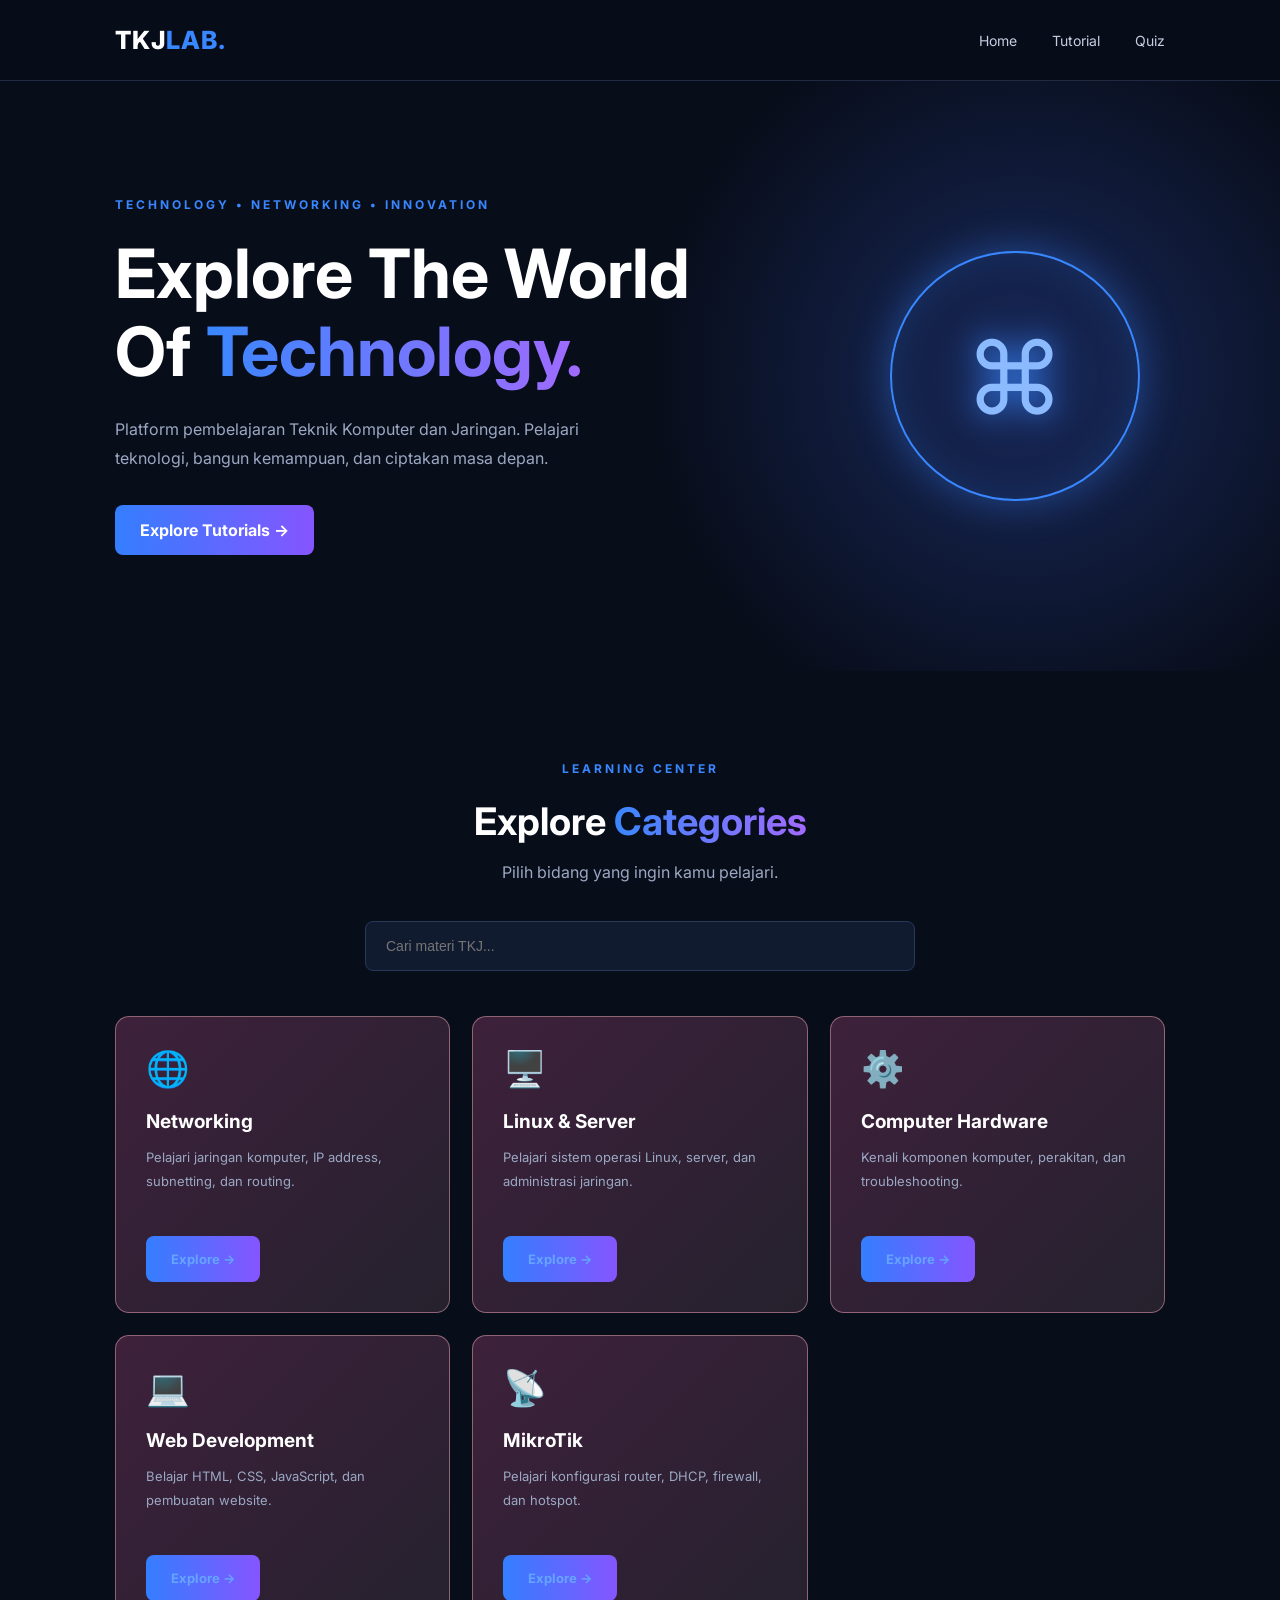
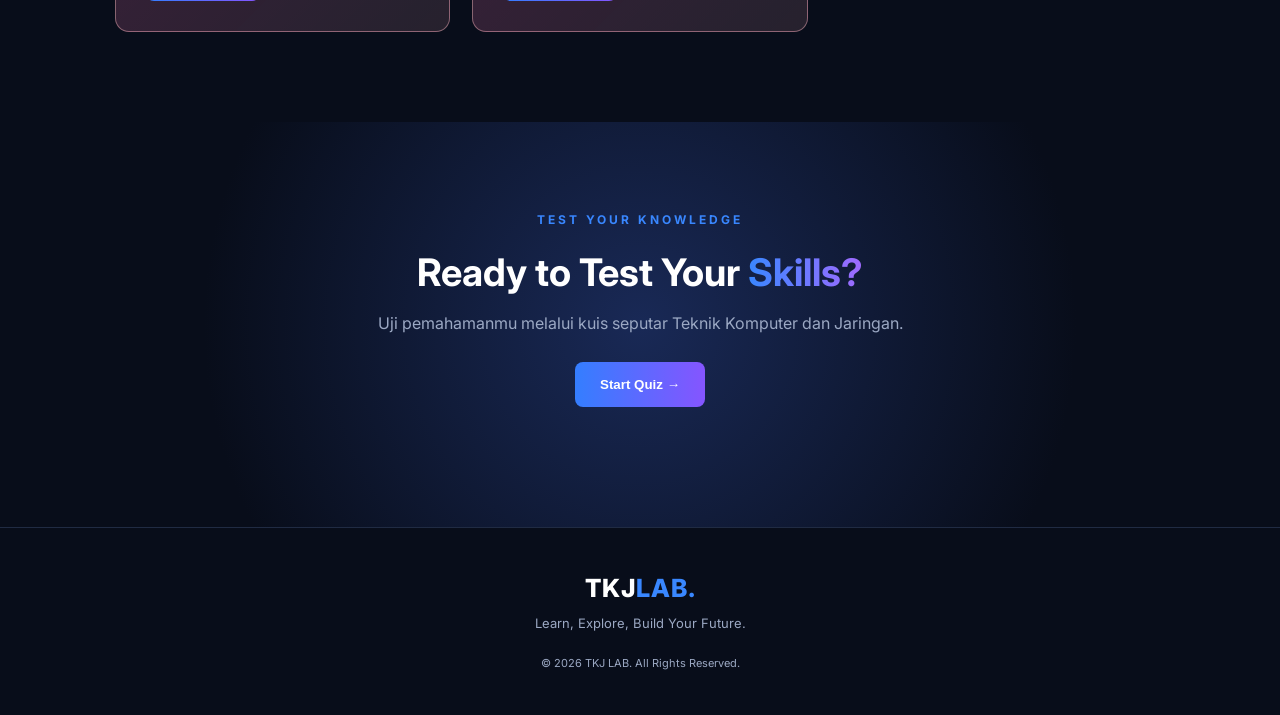
<file: index.html>
<!DOCTYPE html>
<html lang="id">
<head>
    <meta charset="UTF-8">
    <meta name="viewport" content="width=device-width, initial-scale=1.0">
    <title>TKJ LAB | Learning Platform</title>
    <link rel="stylesheet" href="style.css">
</head>
<body>

    <header class="navbar">
        <div class="logo">TKJ<span>LAB.</span></div>
        <nav>
            <a href="#home">Home</a>
            <a href="#materi">Tutorial</a>
            <a href="#quiz">Quiz</a>
        </nav>
    </header>

    <section class="hero" id="home">
        <div class="hero-content">
            <p class="tag">TECHNOLOGY • NETWORKING • INNOVATION</p>
            <h1>Explore The World<br>Of <span>Technology.</span></h1>
            <p class="description">
                Platform pembelajaran Teknik Komputer dan Jaringan.
                Pelajari teknologi, bangun kemampuan, dan ciptakan masa depan.
            </p>
            <a href="tutorial.html" class="btn">Explore Tutorials →</a>
        </div>

        <div class="hero-visual">
            <div class="circle"></div>
            <div class="hero-icon">⌘</div>
        </div>
    </section>

    <section class="materi" id="materi">
        <div class="section-heading">
            <p class="tag">LEARNING CENTER</p>
            <h2>Explore <span>Categories</span></h2>
            <p>Pilih bidang yang ingin kamu pelajari.</p>
        </div>

        <div class="search-box">
            <input
                type="text"
                id="searchInput"
                placeholder="Cari materi TKJ..."
            >
        </div>

        <div class="category-grid" id="categoryGrid">

            <div class="category-card" data-category="networking">
                <div class="card-icon">🌐</div>
                <h3>Networking</h3>
                <p>Pelajari jaringan komputer, IP address, subnetting, dan routing.</p>
                <a href="detail.html?materi=jaringan" class="btn">Explore →</a>
            </div>

            <div class="category-card" data-category="linux server">
                <div class="card-icon">🖥️</div>
                <h3>Linux & Server</h3>
                <p>Pelajari sistem operasi Linux, server, dan administrasi jaringan.</p>
                <a href="detail.html?materi=linux-server" class="btn">Explore →</a>
            </div>

            <div class="category-card" data-category="hardware">
                <div class="card-icon">⚙️</div>
                <h3>Computer Hardware</h3>
                <p>Kenali komponen komputer, perakitan, dan troubleshooting.</p>
                <a href="detail.html?materi=hardware" class="btn">Explore →</a>
            </div>

            <div class="category-card" data-category="web development">
                <div class="card-icon">💻</div>
                <h3>Web Development</h3>
                <p>Belajar HTML, CSS, JavaScript, dan pembuatan website.</p>
                <a href="detail.html?materi=web-development" class="btn">Explore →</a>
            </div>

            <div class="category-card" data-category="mikrotik">
                <div class="card-icon">📡</div>
                <h3>MikroTik</h3>
                <p>Pelajari konfigurasi router, DHCP, firewall, dan hotspot.</p>
                <a href="detail.html?materi=mikrotik" class="btn">Explore →</a>
            </div>

        </div>
    </section>

    <section class="quiz-section" id="quiz">
        <p class="tag">TEST YOUR KNOWLEDGE</p>
        <h2>Ready to Test Your <span>Skills?</span></h2>
        <p>Uji pemahamanmu melalui kuis seputar Teknik Komputer dan Jaringan.</p>
        <button class="btn" onclick="startQuiz()">Start Quiz →</button>
        <div id="quizArea"></div>
    </section>

    <footer>
        <div class="logo">TKJ<span>LAB.</span></div>
        <p>Learn, Explore, Build Your Future.</p>
        <p class="copyright">© 2026 TKJ LAB. All Rights Reserved.</p>
    </footer>

    <script src="script.js"></script>
</body>
</html>
</file>
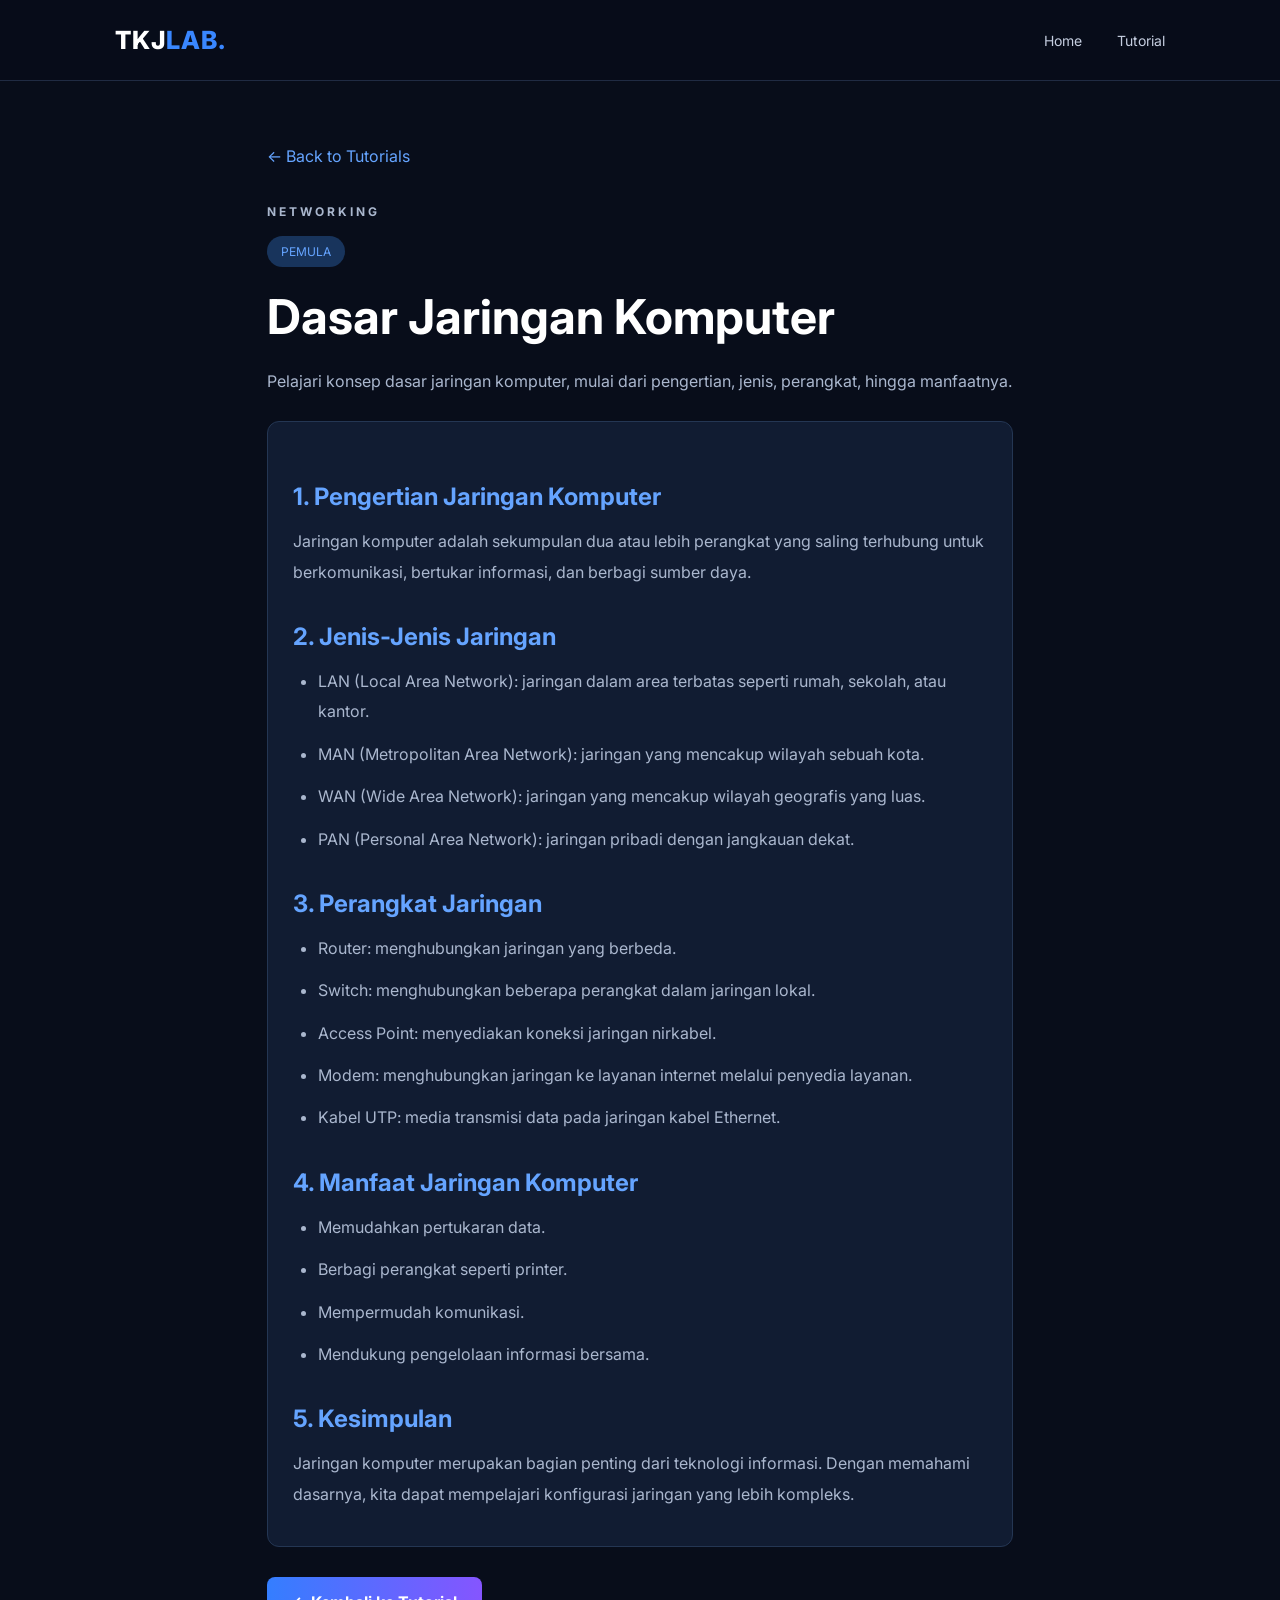
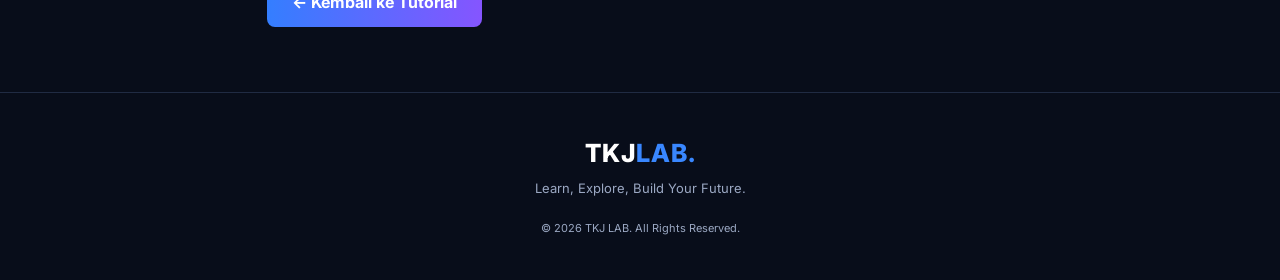
<file: detail.html>
<!DOCTYPE html>
<html lang="id">
<head>
    <meta charset="UTF-8">
    <meta name="viewport" content="width=device-width, initial-scale=1.0">
    <title>Detail Materi | TKJ LAB</title>
    <link rel="stylesheet" href="style.css">

    <style>
        .detail-container {
            max-width: 950px;
            margin: auto;
            padding: 65px 8%;
        }

        .detail-container h1 {
            font-size: clamp(32px, 5vw, 48px);
            margin: 20px 0;
        }

        .detail-container h2 {
            color: #65a4ff;
            margin: 35px 0 15px;
        }

        .detail-container p,
        .detail-container li {
            color: #aab7ce;
            line-height: 1.9;
            margin-bottom: 12px;
        }

        .detail-container ul {
            padding-left: 25px;
        }

        .material-box {
            background: #111c32;
            border: 1px solid #243653;
            border-radius: 12px;
            padding: 25px;
            margin-top: 25px;
        }

        .back-link {
            color: #65a4ff;
            text-decoration: none;
        }

        .level {
            display: inline-block;
            background: #18345c;
            color: #65a4ff;
            padding: 8px 14px;
            border-radius: 20px;
            font-size: 12px;
        }
    </style>
</head>

<body>

<header class="navbar">
    <div class="logo">TKJ<span>LAB.</span></div>
    <nav>
        <a href="index.html">Home</a>
        <a href="tutorial.html">Tutorial</a>
    </nav>
</header>

<main class="detail-container">
    <a href="tutorial.html" class="back-link">← Back to Tutorials</a>

    <p class="tag" id="category" style="margin-top:35px;">LEARNING CENTER</p>
    <span class="level">PEMULA</span>

    <h1 id="title">Memuat Materi...</h1>
    <p id="description"></p>

    <div class="material-box" id="content"></div>

    <a href="tutorial.html" class="btn" style="margin-top:30px;">
        ← Kembali ke Tutorial
    </a>
</main>

<footer>
    <div class="logo">TKJ<span>LAB.</span></div>
    <p>Learn, Explore, Build Your Future.</p>
    <p class="copyright">© 2026 TKJ LAB. All Rights Reserved.</p>
</footer>

<script>
    const materials = {
        "jaringan": {
            category: "NETWORKING",
            title: "Dasar Jaringan Komputer",
            description: "Pelajari konsep dasar jaringan komputer, mulai dari pengertian, jenis, perangkat, hingga manfaatnya.",
            sections: [
                {
                    title: "1. Pengertian Jaringan Komputer",
                    text: "Jaringan komputer adalah sekumpulan dua atau lebih perangkat yang saling terhubung untuk berkomunikasi, bertukar informasi, dan berbagi sumber daya."
                },
                {
                    title: "2. Jenis-Jenis Jaringan",
                    list: [
                        "LAN (Local Area Network): jaringan dalam area terbatas seperti rumah, sekolah, atau kantor.",
                        "MAN (Metropolitan Area Network): jaringan yang mencakup wilayah sebuah kota.",
                        "WAN (Wide Area Network): jaringan yang mencakup wilayah geografis yang luas.",
                        "PAN (Personal Area Network): jaringan pribadi dengan jangkauan dekat."
                    ]
                },
                {
                    title: "3. Perangkat Jaringan",
                    list: [
                        "Router: menghubungkan jaringan yang berbeda.",
                        "Switch: menghubungkan beberapa perangkat dalam jaringan lokal.",
                        "Access Point: menyediakan koneksi jaringan nirkabel.",
                        "Modem: menghubungkan jaringan ke layanan internet melalui penyedia layanan.",
                        "Kabel UTP: media transmisi data pada jaringan kabel Ethernet."
                    ]
                },
                {
                    title: "4. Manfaat Jaringan Komputer",
                    list: [
                        "Memudahkan pertukaran data.",
                        "Berbagi perangkat seperti printer.",
                        "Mempermudah komunikasi.",
                        "Mendukung pengelolaan informasi bersama."
                    ]
                },
                {
                    title: "5. Kesimpulan",
                    text: "Jaringan komputer merupakan bagian penting dari teknologi informasi. Dengan memahami dasarnya, kita dapat mempelajari konfigurasi jaringan yang lebih kompleks."
                }
            ]
        },

        "ip-address": {
            category: "NETWORKING",
            title: "IP Address",
            description: "Mengenal alamat IP dan perannya dalam komunikasi antarperangkat di jaringan.",
            sections: [
                {
                    title: "1. Pengertian IP Address",
                    text: "IP Address adalah alamat numerik yang digunakan untuk mengenali perangkat dalam jaringan dan membantu data sampai ke tujuan yang benar."
                },
                {
                    title: "2. IPv4 dan IPv6",
                    list: [
                        "IPv4 menggunakan alamat 32-bit, biasanya ditulis dalam empat angka yang dipisahkan titik, misalnya 192.168.1.10.",
                        "IPv6 menggunakan alamat 128-bit dan ditulis dalam kelompok angka heksadesimal yang dipisahkan tanda titik dua."
                    ]
                },
                {
                    title: "3. IP Address Privat dan Publik",
                    list: [
                        "IP privat digunakan di jaringan lokal, seperti jaringan rumah atau sekolah.",
                        "IP publik digunakan untuk komunikasi melalui jaringan internet dan biasanya diberikan oleh penyedia layanan."
                    ]
                },
                {
                    title: "4. Contoh Penggunaan",
                    text: "Pada jaringan lokal, sebuah komputer dapat menggunakan IP 192.168.1.10 dengan subnet mask 255.255.255.0. Perangkat lain dalam jaringan harus memiliki alamat yang sesuai dan tidak sama."
                }
            ]
        },

        "subnetting": {
            category: "NETWORKING",
            title: "Subnetting",
            description: "Belajar membagi jaringan IP menjadi beberapa jaringan yang lebih kecil.",
            sections: [
                {
                    title: "1. Pengertian Subnetting",
                    text: "Subnetting adalah proses membagi satu jaringan IP menjadi beberapa jaringan yang lebih kecil. Tujuannya agar pengelolaan alamat IP lebih teratur dan penggunaan alamat lebih efisien."
                },
                {
                    title: "2. Subnet Mask dan Prefix",
                    text: "Subnet mask menentukan bagian alamat IP yang menunjukkan jaringan dan bagian yang menunjukkan perangkat. Prefix ditulis menggunakan tanda garis miring, misalnya /24."
                },
                {
                    title: "3. Istilah Penting",
                    list: [
                        "Network address: alamat untuk mengidentifikasi jaringan.",
                        "Usable IP: alamat yang dapat diberikan kepada perangkat.",
                        "Broadcast address: alamat untuk mengirim data ke seluruh perangkat dalam subnet IPv4.",
                        "Subnet mask: penanda bagian jaringan dan bagian host."
                    ]
                },
                {
                    title: "4. Contoh",
                    text: "Alamat 192.168.1.10/24 menggunakan subnet mask 255.255.255.0. Jaringannya adalah 192.168.1.0 dan rentang IP perangkat yang dapat digunakan adalah 192.168.1.1 sampai 192.168.1.254."
                }
            ]
        },

        "linux-server": {
            category: "LINUX & SERVER",
            title: "Linux Server",
            description: "Mengenal sistem operasi Linux dan fungsi server dalam jaringan.",
            sections: [
                {
                    title: "1. Pengertian Linux",
                    text: "Linux adalah sistem operasi berbasis kernel Linux. Linux banyak digunakan pada server karena fleksibel, dapat dikonfigurasi, dan tersedia dalam berbagai distribusi."
                },
                {
                    title: "2. Pengertian Server",
                    text: "Server adalah komputer atau sistem yang menyediakan layanan atau sumber daya bagi perangkat lain yang disebut client."
                },
                {
                    title: "3. Contoh Layanan Server",
                    list: [
                        "Web server: menyajikan halaman website.",
                        "File server: menyimpan dan membagikan file.",
                        "DNS server: membantu menerjemahkan nama domain menjadi alamat IP.",
                        "DHCP server: membagikan konfigurasi IP secara otomatis."
                    ]
                },
                {
                    title: "4. Contoh Distribusi Linux",
                    text: "Ubuntu Server, Debian, dan Rocky Linux merupakan contoh distribusi Linux yang dapat digunakan untuk kebutuhan server."
                }
            ]
        },

        "hardware": {
            category: "COMPUTER HARDWARE",
            title: "Computer Hardware",
            description: "Mengenal komponen fisik komputer beserta fungsi dasarnya.",
            sections: [
                {
                    title: "1. Pengertian Hardware",
                    text: "Hardware atau perangkat keras adalah bagian fisik komputer yang dapat dilihat dan disentuh."
                },
                {
                    title: "2. Komponen Utama",
                    list: [
                        "Motherboard: papan utama tempat komponen komputer terhubung.",
                        "Processor (CPU): menjalankan instruksi dan mengolah data.",
                        "RAM: menyimpan data sementara saat komputer bekerja.",
                        "Storage: menyimpan sistem operasi, aplikasi, dan file.",
                        "Power Supply: menyediakan daya listrik untuk komponen komputer.",
                        "GPU: mengolah tampilan grafis."
                    ]
                },
                {
                    title: "3. Perangkat Input dan Output",
                    list: [
                        "Input: keyboard, mouse, dan mikrofon.",
                        "Output: monitor, printer, dan speaker."
                    ]
                },
                {
                    title: "4. Kesimpulan",
                    text: "Setiap komponen hardware memiliki fungsi yang berbeda dan bekerja sama agar komputer dapat berjalan dengan baik."
                }
            ]
        },

        "mikrotik": {
            category: "MIKROTIK",
            title: "Dasar MikroTik",
            description: "Mengenal router MikroTik dan beberapa konfigurasi dasar jaringan.",
            sections: [
                {
                    title: "1. Pengertian MikroTik",
                    text: "MikroTik adalah perusahaan yang mengembangkan perangkat jaringan dan sistem operasi RouterOS yang banyak digunakan untuk mengelola jaringan."
                },
                {
                    title: "2. Fungsi Router MikroTik",
                    list: [
                        "Menghubungkan jaringan yang berbeda.",
                        "Mengatur alamat IP.",
                        "Membagikan IP secara otomatis menggunakan DHCP.",
                        "Mengatur akses dan lalu lintas jaringan."
                    ]
                },
                {
                    title: "3. Cara Mengelola",
                    text: "Router MikroTik dapat dikelola melalui Winbox, WebFig, atau terminal. Konfigurasi harus dilakukan dengan hati-hati agar perangkat tetap dapat diakses."
                },
                {
                    title: "4. Konfigurasi Dasar",
                    text: "Konfigurasi awal biasanya mencakup pengaturan identitas router, alamat IP pada interface, DHCP, dan pengujian koneksi jaringan."
                }
            ]
        },

        "web-development": {
            category: "WEB DEVELOPMENT",
            title: "Dasar Web Development",
            description: "Mengenal dasar pembuatan website menggunakan HTML, CSS, dan JavaScript.",
            sections: [
                {
                    title: "1. Pengertian Web Development",
                    text: "Web development adalah proses membuat dan mengembangkan website. Proses ini mencakup tampilan halaman, fungsi interaktif, dan pengelolaan data."
                },
                {
                    title: "2. HTML",
                    text: "HTML digunakan untuk menyusun struktur halaman website, seperti judul, paragraf, gambar, dan tautan."
                },
                {
                    title: "3. CSS",
                    text: "CSS digunakan untuk mengatur tampilan website, seperti warna, ukuran teks, jarak, dan tata letak."
                },
                {
                    title: "4. JavaScript",
                    text: "JavaScript digunakan untuk menambahkan interaksi pada website, misalnya tombol yang merespons klik atau menu yang bisa dibuka."
                },
                {
                    title: "5. Kesimpulan",
                    text: "HTML membentuk struktur, CSS mengatur tampilan, dan JavaScript menambahkan interaksi. Ketiganya merupakan dasar untuk mulai membuat website."
                }
            ]
        }
    };

    const params = new URLSearchParams(window.location.search);
    const materialKey = params.get("materi") || "jaringan";
    const material = materials[materialKey] || materials["jaringan"];

    document.title = material.title + " | TKJ LAB";
    document.getElementById("category").textContent = material.category;
    document.getElementById("title").textContent = material.title;
    document.getElementById("description").textContent = material.description;

    const content = document.getElementById("content");

    material.sections.forEach(section => {
        const heading = document.createElement("h2");
        heading.textContent = section.title;
        content.appendChild(heading);

        if (section.text) {
            const paragraph = document.createElement("p");
            paragraph.textContent = section.text;
            content.appendChild(paragraph);
        }

        if (section.list) {
            const list = document.createElement("ul");

            section.list.forEach(item => {
                const listItem = document.createElement("li");
                listItem.textContent = item;
                list.appendChild(listItem);
            });

            content.appendChild(list);
        }
    });
</script>

</body>
</html>
</file>
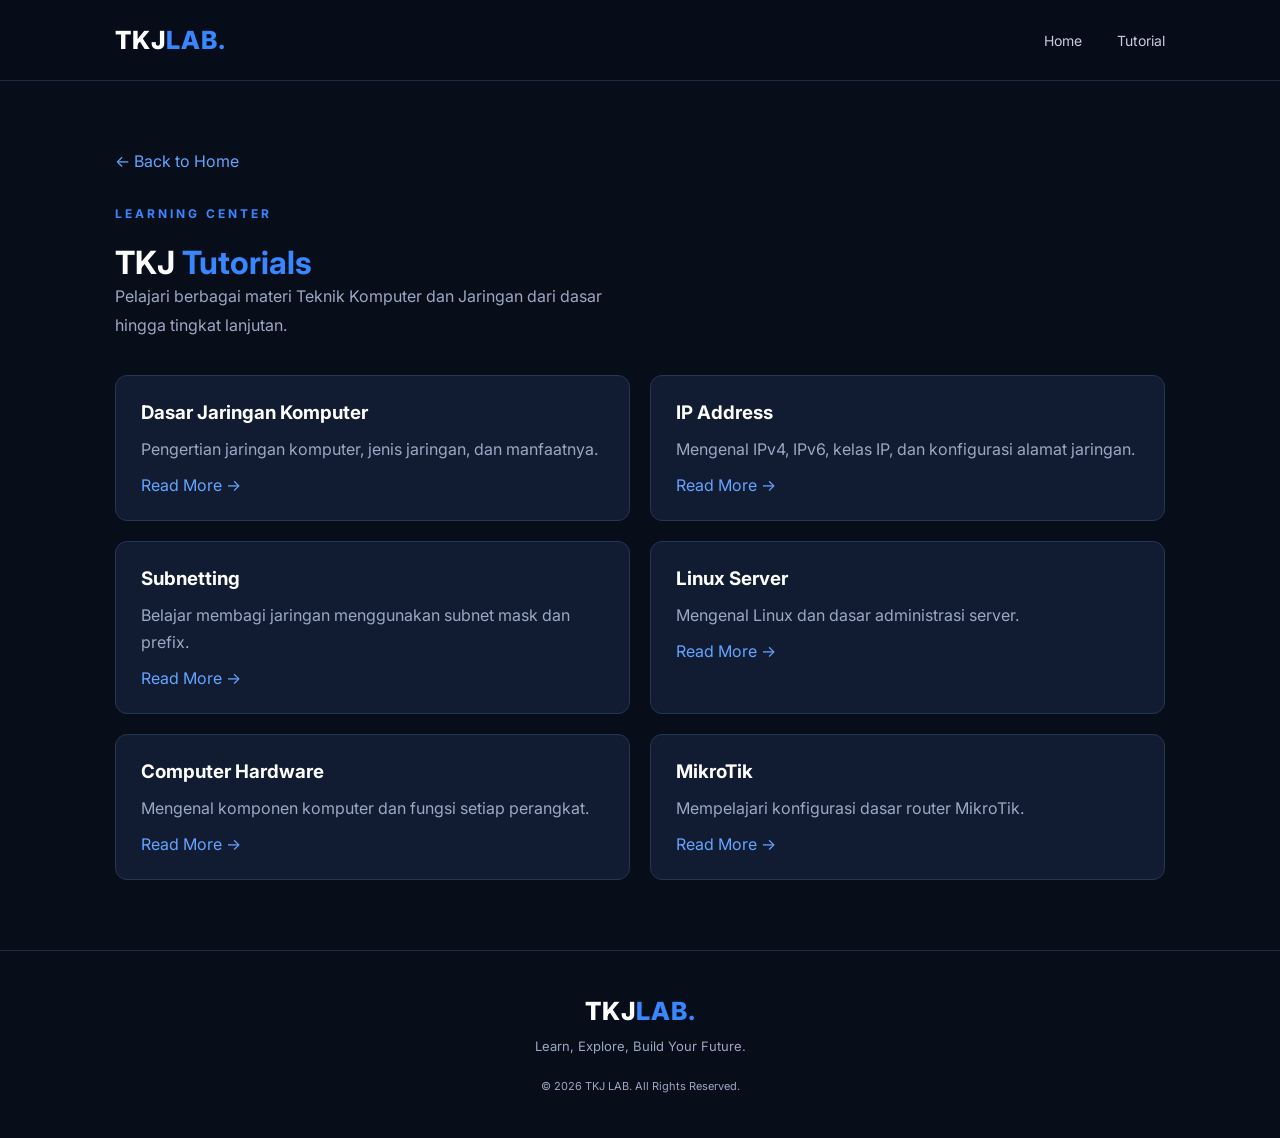
<file: tutorial.html>
<!DOCTYPE html>
<html lang="id">
<head>
    <meta charset="UTF-8">
    <meta name="viewport" content="width=device-width, initial-scale=1.0">
    <title>Tutorial | TKJ LAB</title>
    <link rel="stylesheet" href="style.css">
    <style>
        .tutorial-page {
            padding: 70px 9%;
            min-height: 80vh;
        }

        .back-link {
            display: inline-block;
            color: #65a4ff;
            text-decoration: none;
            margin-bottom: 35px;
        }

        .tutorial-list {
            display: grid;
            grid-template-columns: repeat(2, 1fr);
            gap: 20px;
            margin-top: 35px;
        }

        .tutorial-item {
            padding: 25px;
            background: #111c32;
            border: 1px solid #243653;
            border-radius: 12px;
        }

        .tutorial-item p {
            color: #9ba8c3;
            margin: 12px 0;
            line-height: 1.7;
        }

        .tutorial-item a {
            color: #65a4ff;
            text-decoration: none;
        }

        @media(max-width: 650px) {
            .tutorial-list {
                grid-template-columns: 1fr;
            }
        }
    </style>
</head>

<body>

<header class="navbar">
    <div class="logo">TKJ<span>LAB.</span></div>
    <nav>
        <a href="index.html">Home</a>
        <a href="#tutorials">Tutorial</a>
    </nav>
</header>

<main class="tutorial-page">

    <a href="index.html" class="back-link">← Back to Home</a>

    <p class="tag">LEARNING CENTER</p>
    <h1>TKJ <span style="color:#3987ff;">Tutorials</span></h1>
    <p class="description">
        Pelajari berbagai materi Teknik Komputer dan Jaringan
        dari dasar hingga tingkat lanjutan.
    </p>

    <div class="tutorial-list" id="tutorials">

        <div class="tutorial-item">
            <h3>Dasar Jaringan Komputer</h3>
            <p>Pengertian jaringan komputer, jenis jaringan, dan manfaatnya.</p>
            <a href="detail.html?materi=jaringan">Read More →</a>
        </div>

        <div class="tutorial-item">

            <h3>IP Address</h3>
            <p>Mengenal IPv4, IPv6, kelas IP, dan konfigurasi alamat jaringan.</p>
            <a href="detail.html?materi=ip-address">Read More →</a>
        </div>

        <div class="tutorial-item">

            <h3>Subnetting</h3>
            <p>Belajar membagi jaringan menggunakan subnet mask dan prefix.</p>
            <a href="detail.html?materi=subnetting">Read More →</a>
        </div>

        <div class="tutorial-item">

            <h3>Linux Server</h3>
            <p>Mengenal Linux dan dasar administrasi server.</p>
            <a href="detail.html?materi=linux-server">Read More →</a>
        </div>

        <div class="tutorial-item">

            <h3>Computer Hardware</h3>
            <p>Mengenal komponen komputer dan fungsi setiap perangkat.</p>
            <a href="detail.html?materi=hardware">Read More →</a>
        </div>

        <div class="tutorial-item">

            <h3>MikroTik</h3>
            <p>Mempelajari konfigurasi dasar router MikroTik.</p>
            <a href="detail.html?materi=mikrotik">Read More →</a>
        </div>

    </div>
</main>

<footer>
    <div class="logo">TKJ<span>LAB.</span></div>
    <p>Learn, Explore, Build Your Future.</p>
    <p class="copyright">© 2026 TKJ LAB. All Rights Reserved.</p>
</footer>

</body>
</html>
</file>
<file: style.css>
@import url('https://fonts.googleapis.com/css2?family=Inter:wght@400;500;600;700;800&display=swap');

* {
    margin: 0;
    padding: 0;
    box-sizing: border-box;
    scroll-behavior: smooth;
}

body {
    background: #080d1a;
    color: #ffffff;
    font-family: 'Inter', sans-serif;
}

:root {
    --blue: #3987ff;
    --purple: #925cff;
    --muted: #9ba8c3;
}

.navbar {
    display: flex;
    justify-content: space-between;
    align-items: center;
    padding: 25px 9%;
    background: rgba(8, 13, 26, 0.95);
    border-bottom: 1px solid #202b43;
    position: sticky;
    top: 0;
    z-index: 100;
}

.logo {
    font-size: 25px;
    font-weight: 800;
    letter-spacing: 1px;
}

.logo span {
    color: var(--blue);
}

nav {
    display: flex;
    gap: 35px;
}

nav a {
    color: #c5cee0;
    text-decoration: none;
    font-size: 14px;
    transition: .3s;
}

nav a:hover {
    color: var(--blue);
}

.hero {
    min-height: 590px;
    padding: 100px 9%;
    display: flex;
    align-items: center;
    justify-content: space-between;
    background:
        radial-gradient(circle at 80% 50%, #18295b 0%, transparent 35%),
        #080d1a;
}

.hero-content {
    max-width: 600px;
}

.tag {
    color: var(--blue);
    font-size: 12px;
    letter-spacing: 3px;
    font-weight: 700;
    margin-bottom: 22px;
}

.hero h1 {
    font-size: clamp(42px, 6vw, 68px);
    line-height: 1.15;
    margin-bottom: 25px;
}

.hero h1 span,
.section-heading h2 span,
.quiz-section h2 span {
    background: linear-gradient(90deg, #3987ff, #a16aff);
    -webkit-background-clip: text;
    color: transparent;
}

.description {
    color: var(--muted);
    line-height: 1.8;
    max-width: 500px;
    margin-bottom: 32px;
}

.btn {
    display: inline-block;
    border: none;
    padding: 15px 25px;
    background: linear-gradient(90deg, #347eff, #8555ff);
    color: white;
    text-decoration: none;
    border-radius: 8px;
    font-weight: 700;
    cursor: pointer;
    transition: .3s;
}

.btn:hover {
    transform: translateY(-4px);
    box-shadow: 0 8px 30px #3987ff55;
}

.hero-visual {
    width: 300px;
    height: 300px;
    display: grid;
    place-items: center;
    position: relative;
}

.circle {
    width: 250px;
    height: 250px;
    border-radius: 50%;
    border: 2px solid #3987ff;
    box-shadow: 0 0 40px #3987ff66, inset 0 0 40px #3987ff33;
    animation: pulse 3s infinite;
}

.hero-icon {
    position: absolute;
    font-size: 100px;
    color: #8cbaff;
    text-shadow: 0 0 30px #3987ff;
}

@keyframes pulse {
    50% {
        transform: scale(1.08);
        box-shadow: 0 0 70px #3987ff99;
    }
}

.materi {
    padding: 90px 9%;
}

.section-heading {
    text-align: center;
    margin-bottom: 35px;
}

.section-heading h2,
.quiz-section h2 {
    font-size: 38px;
    margin-bottom: 15px;
}

.section-heading > p:last-child,
.quiz-section > p:not(.tag) {
    color: var(--muted);
    line-height: 1.7;
}

.search-box {
    max-width: 550px;
    margin: 35px auto 45px;
}

.search-box input {
    width: 100%;
    padding: 16px 20px;
    background: #111b30;
    border: 1px solid #263958;
    border-radius: 8px;
    outline: none;
    color: white;
    font-size: 14px;
}

.search-box input:focus {
    border-color: var(--blue);
}

.category-grid {
    display: grid;
    grid-template-columns: repeat(3, 1fr);
    gap: 22px;
}

.category-card {
    background: linear-gradient(145deg, #111c32, #0c1425);
    border: 1px solid #243653;
    padding: 30px;
    border-radius: 14px;
    transition: .3s;
}

.category-card:hover {
    transform: translateY(-8px);
    border-color: var(--blue);
    box-shadow: 0 10px 35px #3987ff22;
}

.card-icon {
    font-size: 35px;
    margin-bottom: 20px;
}

.category-card h3 {
    font-size: 19px;
    margin-bottom: 13px;
}

.category-card p {
    font-size: 13px;
    color: var(--muted);
    line-height: 1.8;
    min-height: 70px;
    margin-bottom: 20px;
}

.category-card a {
    color: #65a4ff;
    text-decoration: none;
    font-size: 13px;
    font-weight: 700;
}

.quiz-section {
    padding: 90px 9%;
    text-align: center;
    background: radial-gradient(circle at center, #192956, #080d1a 65%);
}

.quiz-section .btn {
    margin-top: 25px;
}

#quizArea {
    max-width: 600px;
    margin: 30px auto 0;
}

footer {
    padding: 45px 9%;
    text-align: center;
    border-top: 1px solid #202b43;
}

footer p {
    color: var(--muted);
    font-size: 13px;
    margin-top: 12px;
}

.copyright {
    font-size: 11px;
    margin-top: 25px;
}

@media (max-width: 850px) {
    .hero {
        flex-direction: column;
        text-align: center;
        gap: 40px;
        padding-top: 75px;
    }

    .description {
        margin-left: auto;
        margin-right: auto;
    }

    .category-grid {
        grid-template-columns: repeat(2, 1fr);
    }
}

@media (max-width: 550px) {
    .navbar {
        padding: 20px 5%;
        flex-direction: column;
        gap: 20px;
    }

    nav {
        gap: 22px;
    }

    .hero, .materi, .quiz-section {
        padding-left: 6%;
        padding-right: 6%;
    }

    .hero-visual {
        transform: scale(.8);
    }

    .category-grid {
        grid-template-columns: 1fr;
    }

    .section-heading h2,
    .quiz-section h2 {
        font-size: 29px;
    }
}/* Kartu kategori warna pink */
.category-card {
    background: linear-gradient(
        135deg,
        rgba(255, 105, 180, 0.22),
        rgba(255, 182, 193, 0.12)
    );
    border: 1px solid rgba(255, 182, 193, 0.45);
    transition: 0.3s ease;
}

.category-card:hover {
    background: linear-gradient(
        135deg,
        rgba(255, 105, 180, 0.32),
        rgba(255, 182, 193, 0.22)
    );
    border-color: #ff8fc7;
    box-shadow: 0 0 20px rgba(255, 105, 180, 0.2);
    transform: translateY(-5px);
}
</file>
